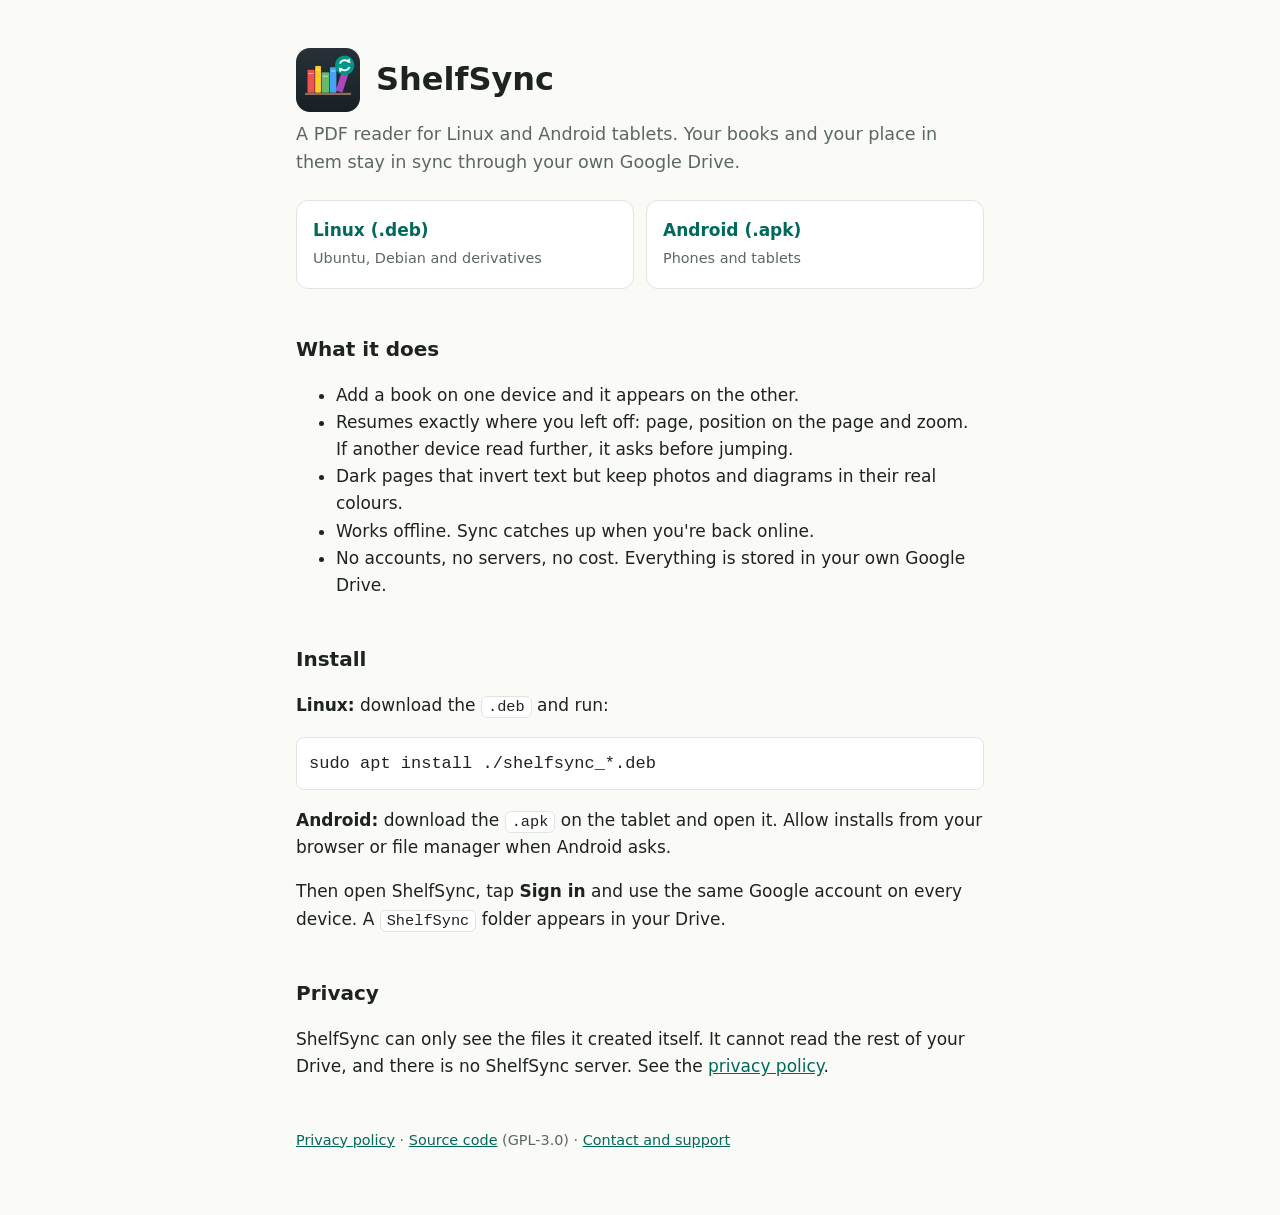
<file: docs/index.html>
<!doctype html>
<html lang="en">
<head>
  <meta charset="utf-8">
  <meta name="viewport" content="width=device-width, initial-scale=1">
  <title>ShelfSync</title>
  <meta name="description" content="A PDF reader for Linux and Android that syncs your books and reading position through your own Google Drive.">
  <link rel="icon" href="icon.png">
  <link rel="stylesheet" href="style.css">
</head>
<body>
<main>
  <header>
    <img src="icon.png" alt="">
    <h1>ShelfSync</h1>
  </header>
  <p class="lead">A PDF reader for Linux and Android tablets. Your books and your place in them stay in sync through your own Google Drive.</p>

  <div class="downloads">
    <a href="https://github.com/thisara-g/shelfsync/releases/latest">
      <strong>Linux (.deb)</strong>
      <span>Ubuntu, Debian and derivatives</span>
    </a>
    <a href="https://github.com/thisara-g/shelfsync/releases/latest">
      <strong>Android (.apk)</strong>
      <span>Phones and tablets</span>
    </a>
  </div>

  <h2>What it does</h2>
  <ul>
    <li>Add a book on one device and it appears on the other.</li>
    <li>Resumes exactly where you left off: page, position on the page and zoom. If another device read further, it asks before jumping.</li>
    <li>Dark pages that invert text but keep photos and diagrams in their real colours.</li>
    <li>Works offline. Sync catches up when you're back online.</li>
    <li>No accounts, no servers, no cost. Everything is stored in your own Google Drive.</li>
  </ul>

  <h2>Install</h2>
  <p><strong>Linux:</strong> download the <code>.deb</code> and run:</p>
  <pre>sudo apt install ./shelfsync_*.deb</pre>
  <p><strong>Android:</strong> download the <code>.apk</code> on the tablet and open it. Allow installs from your browser or file manager when Android asks.</p>
  <p>Then open ShelfSync, tap <strong>Sign in</strong> and use the same Google account on every device. A <code>ShelfSync</code> folder appears in your Drive.</p>

  <h2>Privacy</h2>
  <p>ShelfSync can only see the files it created itself. It cannot read the rest of your Drive, and there is no ShelfSync server. See the <a href="privacy.html">privacy policy</a>.</p>

  <footer>
    <a href="privacy.html">Privacy policy</a> ·
    <a href="https://github.com/thisara-g/shelfsync">Source code</a> (GPL-3.0) ·
    <a href="https://github.com/thisara-g/shelfsync/issues">Contact and support</a>
  </footer>
</main>
</body>
</html>
</file>
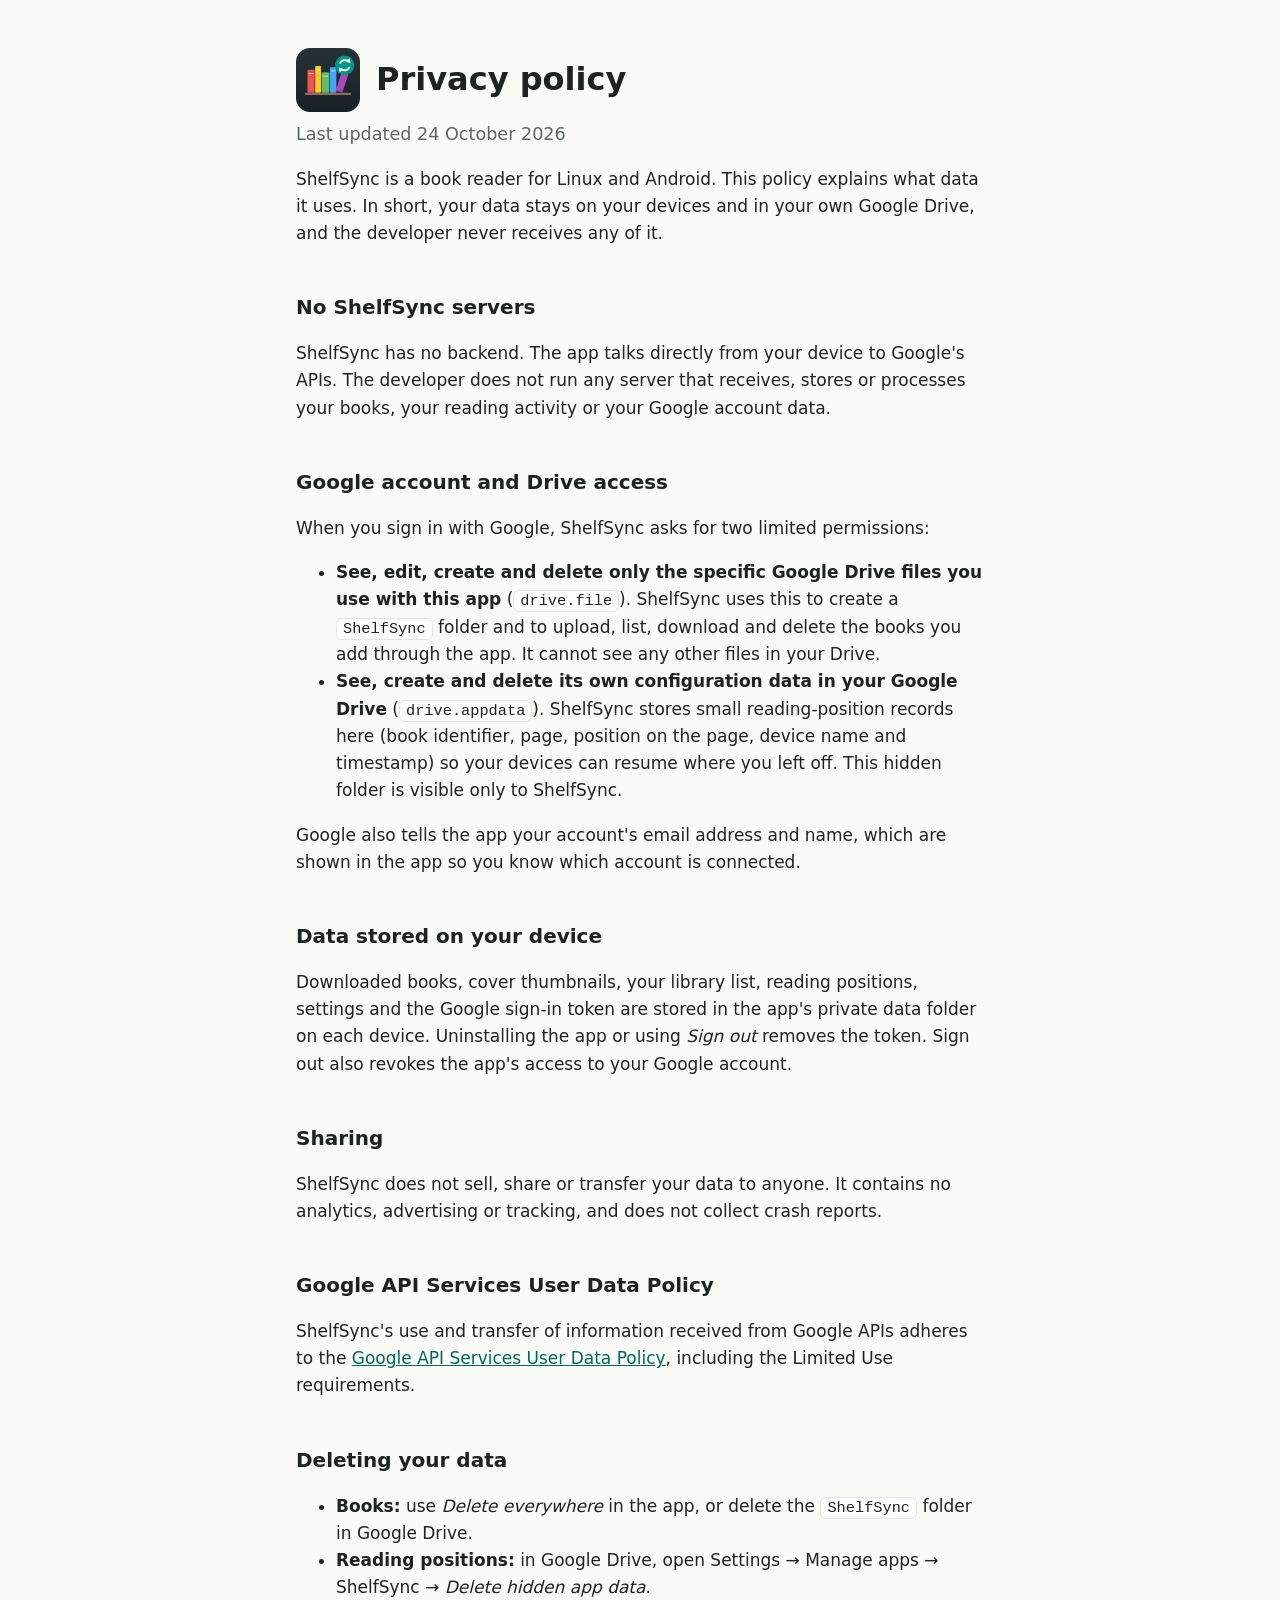
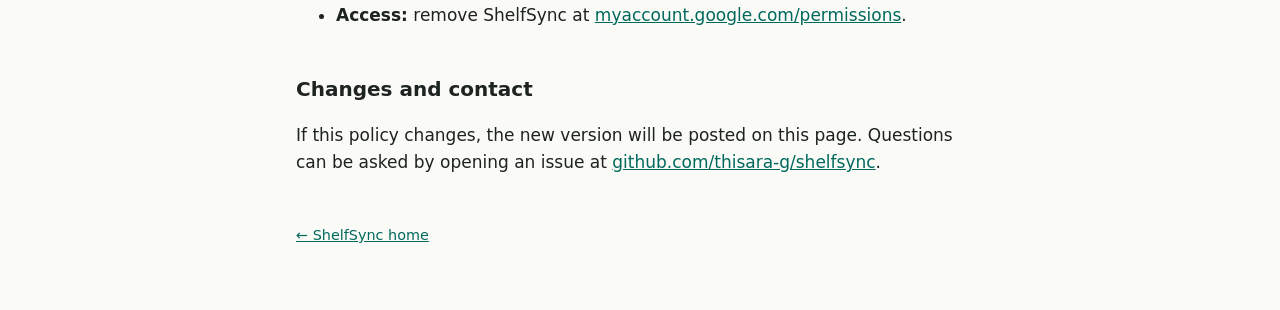
<file: docs/privacy.html>
<!doctype html>
<html lang="en">
<head>
  <meta charset="utf-8">
  <meta name="viewport" content="width=device-width, initial-scale=1">
  <title>ShelfSync Privacy Policy</title>
  <link rel="icon" href="icon.png">
  <link rel="stylesheet" href="style.css">
</head>
<body>
<main>
  <header>
    <img src="icon.png" alt="">
    <h1>Privacy policy</h1>
  </header>
  <p class="lead">Last updated 24 October 2026</p>

  <p>ShelfSync is a book reader for Linux and Android. This policy explains what data it uses. In short, your data stays on your devices and in your own Google Drive, and the developer never receives any of it.</p>

  <h2>No ShelfSync servers</h2>
  <p>ShelfSync has no backend. The app talks directly from your device to Google's APIs. The developer does not run any server that receives, stores or processes your books, your reading activity or your Google account data.</p>

  <h2>Google account and Drive access</h2>
  <p>When you sign in with Google, ShelfSync asks for two limited permissions:</p>
  <ul>
    <li><strong>See, edit, create and delete only the specific Google Drive files you use with this app</strong> (<code>drive.file</code>). ShelfSync uses this to create a <code>ShelfSync</code> folder and to upload, list, download and delete the books you add through the app. It cannot see any other files in your Drive.</li>
    <li><strong>See, create and delete its own configuration data in your Google Drive</strong> (<code>drive.appdata</code>). ShelfSync stores small reading-position records here (book identifier, page, position on the page, device name and timestamp) so your devices can resume where you left off. This hidden folder is visible only to ShelfSync.</li>
  </ul>
  <p>Google also tells the app your account's email address and name, which are shown in the app so you know which account is connected.</p>

  <h2>Data stored on your device</h2>
  <p>Downloaded books, cover thumbnails, your library list, reading positions, settings and the Google sign-in token are stored in the app's private data folder on each device. Uninstalling the app or using <em>Sign out</em> removes the token. Sign out also revokes the app's access to your Google account.</p>

  <h2>Sharing</h2>
  <p>ShelfSync does not sell, share or transfer your data to anyone. It contains no analytics, advertising or tracking, and does not collect crash reports.</p>

  <h2>Google API Services User Data Policy</h2>
  <p>ShelfSync's use and transfer of information received from Google APIs adheres to the <a href="https://developers.google.com/terms/api-services-user-data-policy">Google API Services User Data Policy</a>, including the Limited Use requirements.</p>

  <h2>Deleting your data</h2>
  <ul>
    <li><strong>Books:</strong> use <em>Delete everywhere</em> in the app, or delete the <code>ShelfSync</code> folder in Google Drive.</li>
    <li><strong>Reading positions:</strong> in Google Drive, open Settings → Manage apps → ShelfSync → <em>Delete hidden app data</em>.</li>
    <li><strong>Access:</strong> remove ShelfSync at <a href="https://myaccount.google.com/permissions">myaccount.google.com/permissions</a>.</li>
  </ul>

  <h2>Changes and contact</h2>
  <p>If this policy changes, the new version will be posted on this page. Questions can be asked by opening an issue at <a href="https://github.com/thisara-g/shelfsync/issues">github.com/thisara-g/shelfsync</a>.</p>

  <footer><a href="index.html">← ShelfSync home</a></footer>
</main>
</body>
</html>
</file>
<file: docs/style.css>
:root {
  --bg: #fafaf7;
  --fg: #1d2321;
  --muted: #5b6764;
  --accent: #00695c;
  --card: #ffffff;
  --border: #dfe5e3;
}
@media (prefers-color-scheme: dark) {
  :root {
    --bg: #141917;
    --fg: #e6ece9;
    --muted: #9aa8a4;
    --accent: #4db6ac;
    --card: #1c2321;
    --border: #2c3532;
  }
}
* { box-sizing: border-box; }
body {
  margin: 0;
  background: var(--bg);
  color: var(--fg);
  font: 17px/1.6 system-ui, -apple-system, "Segoe UI", Ubuntu, sans-serif;
}
main { max-width: 720px; margin: 0 auto; padding: 48px 16px 64px; }
header { display: flex; align-items: center; gap: 16px; margin-bottom: 8px; }
header img { width: 64px; height: 64px; }
h1 { margin: 0; font-size: 2rem; }
h2 { margin-top: 2.2em; font-size: 1.25rem; }
a { color: var(--accent); }
.lead { color: var(--muted); font-size: 1.1rem; margin-top: 0; }
.downloads { display: grid; grid-template-columns: repeat(auto-fit, minmax(220px, 1fr)); gap: 12px; margin: 24px 0; }
.downloads a {
  display: block; padding: 16px; border: 1px solid var(--border); border-radius: 12px;
  background: var(--card); text-decoration: none; color: var(--fg);
}
.downloads a strong { color: var(--accent); display: block; }
.downloads a span { color: var(--muted); font-size: 0.9rem; }
code { background: var(--card); border: 1px solid var(--border); border-radius: 6px; padding: 1px 6px; font-size: 0.9em; }
pre { background: var(--card); border: 1px solid var(--border); border-radius: 8px; padding: 12px; overflow-x: auto; }
footer { margin-top: 48px; color: var(--muted); font-size: 0.9rem; }
</file>
